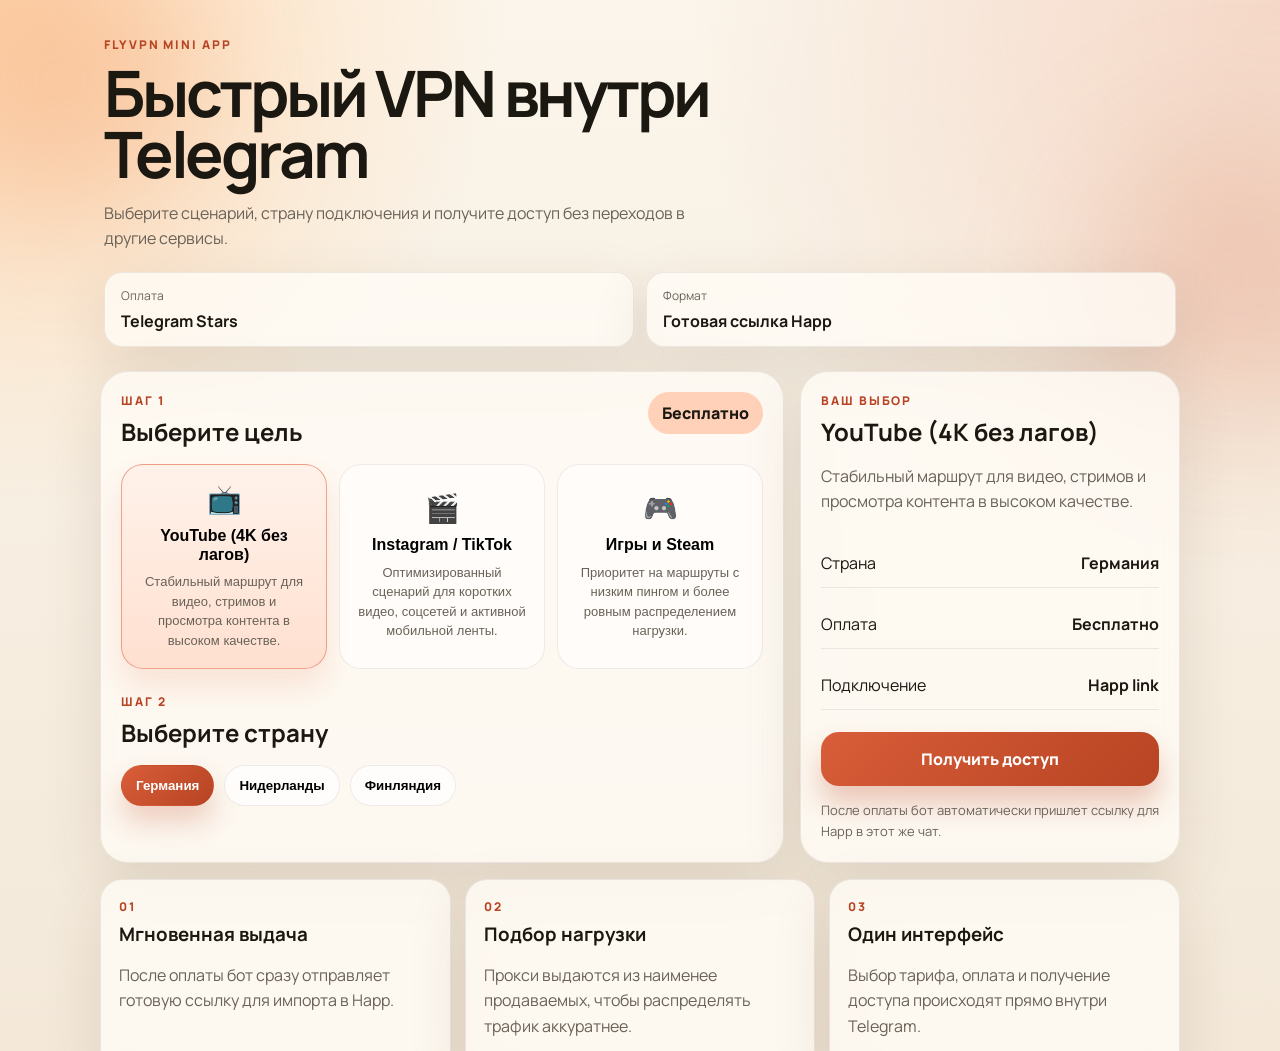
<file: index.html>
<!doctype html>
<html lang="ru">
<head>
  <meta http-equiv="refresh" content="0; url=./miniapp/">
  <title>FlyVPN Mini App</title>
</head>
<body>
  <a href="./miniapp/">Open FlyVPN Mini App</a>
</body>
</html>
</file>
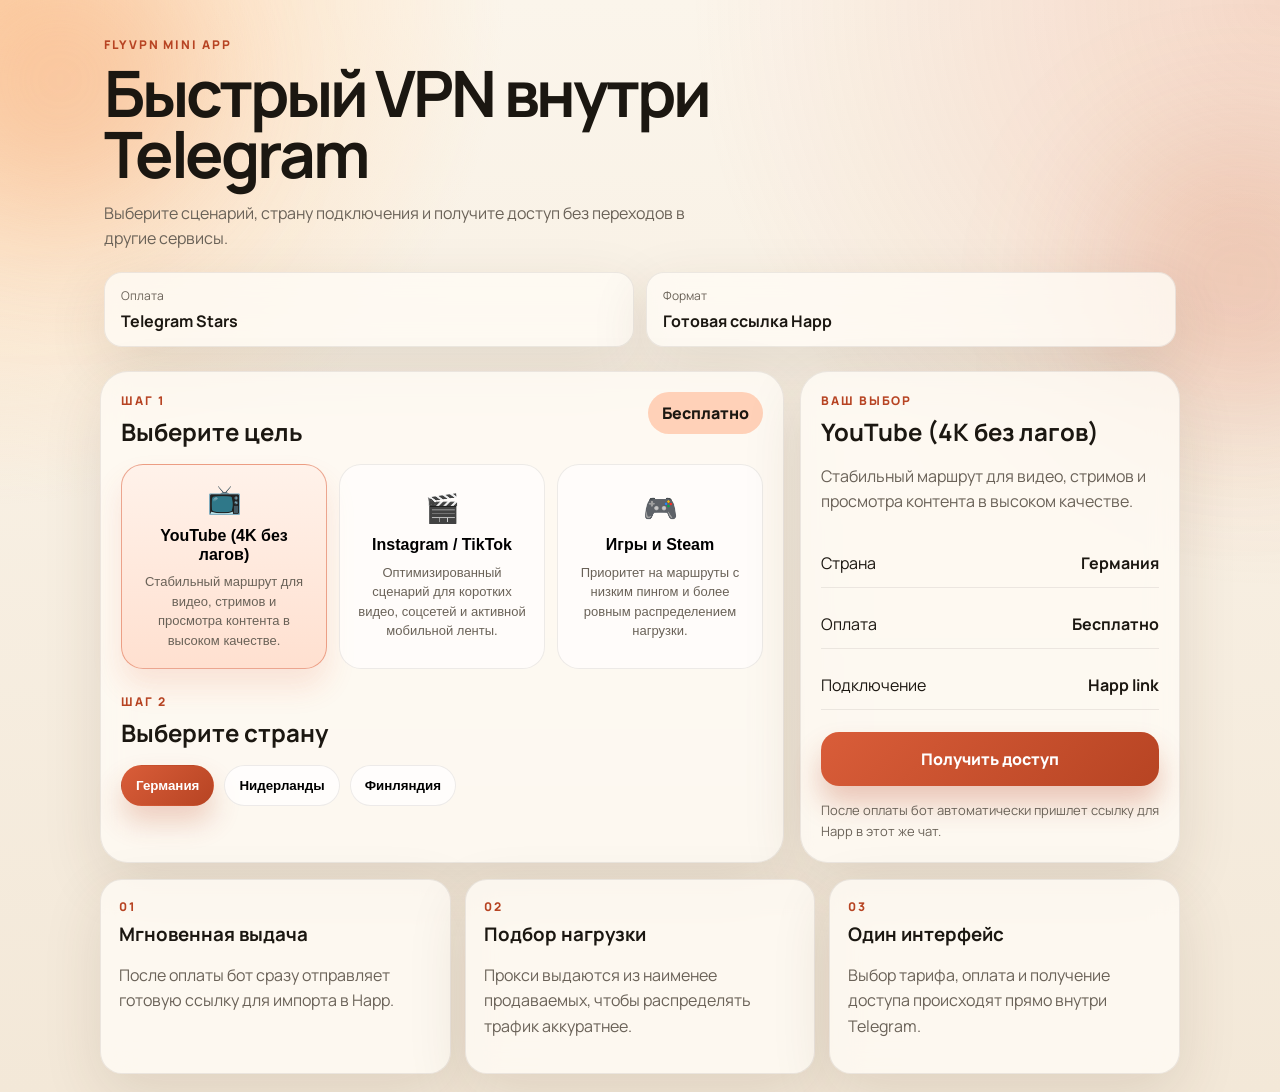
<file: miniapp/index.html>
<!doctype html>
<html lang="ru">
<head>
  <meta charset="utf-8">
  <meta name="viewport" content="width=device-width, initial-scale=1, maximum-scale=1, user-scalable=no">
  <title>FlyVPN Mini App</title>
  <link rel="preconnect" href="https://fonts.googleapis.com">
  <link rel="preconnect" href="https://fonts.gstatic.com" crossorigin>
  <link href="https://fonts.googleapis.com/css2?family=Manrope:wght@400;500;700;800&display=swap" rel="stylesheet">
  <link rel="stylesheet" href="./assets/styles.css">
</head>
<body>
  <div class="app-shell">
    <div class="hero-glow hero-glow-a"></div>
    <div class="hero-glow hero-glow-b"></div>

    <header class="hero">
      <div class="eyebrow">FLYVPN MINI APP</div>
      <h1>Быстрый VPN внутри Telegram</h1>
      <p class="hero-copy">
        Выберите сценарий, страну подключения и получите доступ без переходов в другие сервисы.
      </p>
      <div class="hero-stats">
        <div class="stat-card">
          <span class="stat-label">Оплата</span>
          <strong>Telegram Stars</strong>
        </div>
        <div class="stat-card">
          <span class="stat-label">Формат</span>
          <strong>Готовая ссылка Happ</strong>
        </div>
      </div>
    </header>

    <main class="layout">
      <section class="panel panel-main">
        <div class="panel-head">
          <div>
            <div class="panel-kicker">Шаг 1</div>
            <h2>Выберите цель</h2>
          </div>
          <span class="panel-badge" id="priceBadge">Бесплатно</span>
        </div>

        <div class="goal-grid" id="goalGrid"></div>

        <div class="panel-head country-head">
          <div>
            <div class="panel-kicker">Шаг 2</div>
            <h2>Выберите страну</h2>
          </div>
        </div>

        <div class="country-grid" id="countryGrid"></div>
      </section>

      <aside class="panel panel-side">
        <div class="panel-kicker">Ваш выбор</div>
        <h2 id="summaryTitle">YouTube (4K без лагов)</h2>
        <p class="summary-text" id="summaryDescription">
          Стабильный маршрут для просмотра видео, стримов и контента в хорошем качестве.
        </p>

        <div class="summary-list">
          <div class="summary-row">
            <span>Страна</span>
            <strong id="summaryCountry">Германия</strong>
          </div>
          <div class="summary-row">
            <span>Оплата</span>
            <strong>Бесплатно</strong>
          </div>
          <div class="summary-row">
            <span>Подключение</span>
            <strong>Happ link</strong>
          </div>
        </div>

        <button class="primary-button" id="buyButton">Получить доступ</button>

        <div class="mini-note">
          После оплаты бот автоматически пришлет ссылку для Happ в этот же чат.
        </div>
      </aside>
    </main>

    <section class="features">
      <article class="feature-card">
        <div class="feature-index">01</div>
        <h3>Мгновенная выдача</h3>
        <p>После оплаты бот сразу отправляет готовую ссылку для импорта в Happ.</p>
      </article>
      <article class="feature-card">
        <div class="feature-index">02</div>
        <h3>Подбор нагрузки</h3>
        <p>Прокси выдаются из наименее продаваемых, чтобы распределять трафик аккуратнее.</p>
      </article>
      <article class="feature-card">
        <div class="feature-index">03</div>
        <h3>Один интерфейс</h3>
        <p>Выбор тарифа, оплата и получение доступа происходят прямо внутри Telegram.</p>
      </article>
    </section>
  </div>

  <script src="https://telegram.org/js/telegram-web-app.js"></script>
  <script src="./assets/app.js"></script>
</body>
</html>
</file>
<file: miniapp/assets/styles.css>
:root {
  --bg: #f6efe4;
  --bg-strong: #ead8be;
  --ink: #1b1711;
  --muted: #6a6258;
  --card: rgba(255, 252, 246, 0.8);
  --line: rgba(27, 23, 17, 0.08);
  --accent: #d95d39;
  --accent-deep: #b74423;
  --accent-soft: #ffd1b8;
  --green: #2f7d52;
  --shadow: 0 20px 60px rgba(77, 48, 24, 0.12);
  --radius-xl: 28px;
  --radius-lg: 22px;
  --radius-md: 18px;
}

* {
  box-sizing: border-box;
}

html, body {
  margin: 0;
  min-height: 100%;
  font-family: "Manrope", sans-serif;
  background:
    radial-gradient(circle at top left, rgba(255, 214, 171, 0.85), transparent 30%),
    radial-gradient(circle at top right, rgba(223, 113, 74, 0.22), transparent 35%),
    linear-gradient(180deg, #fbf5eb 0%, #f3e8d8 100%);
  color: var(--ink);
}

body {
  padding: 18px;
}

.app-shell {
  position: relative;
  max-width: 1080px;
  margin: 0 auto;
}

.hero-glow {
  position: fixed;
  z-index: 0;
  width: 280px;
  height: 280px;
  border-radius: 999px;
  filter: blur(70px);
  pointer-events: none;
}

.hero-glow-a {
  top: -60px;
  left: -80px;
  background: rgba(244, 150, 95, 0.34);
}

.hero-glow-b {
  top: 140px;
  right: -100px;
  background: rgba(204, 89, 54, 0.2);
}

.hero,
.panel,
.features {
  position: relative;
  z-index: 1;
}

.hero {
  padding: 18px 4px 24px;
}

.eyebrow,
.panel-kicker,
.feature-index {
  font-size: 12px;
  font-weight: 800;
  letter-spacing: 0.16em;
  text-transform: uppercase;
  color: var(--accent-deep);
}

.hero h1 {
  margin: 10px 0 12px;
  font-size: clamp(34px, 7vw, 64px);
  line-height: 0.95;
  letter-spacing: -0.05em;
  max-width: 700px;
}

.hero-copy {
  max-width: 620px;
  font-size: 16px;
  line-height: 1.6;
  color: var(--muted);
}

.hero-stats {
  display: grid;
  grid-template-columns: repeat(2, minmax(0, 1fr));
  gap: 12px;
  margin-top: 20px;
}

.stat-card,
.panel,
.feature-card {
  backdrop-filter: blur(14px);
  background: var(--card);
  border: 1px solid var(--line);
  box-shadow: var(--shadow);
}

.stat-card {
  padding: 14px 16px;
  border-radius: 18px;
}

.stat-label {
  display: block;
  margin-bottom: 6px;
  color: var(--muted);
  font-size: 12px;
}

.layout {
  display: grid;
  grid-template-columns: minmax(0, 1.35fr) minmax(300px, 0.75fr);
  gap: 16px;
}

.panel {
  border-radius: var(--radius-xl);
  padding: 20px;
}

.panel-head {
  display: flex;
  align-items: start;
  justify-content: space-between;
  gap: 12px;
  margin-bottom: 16px;
}

.panel-head h2,
.panel-side h2,
.feature-card h3 {
  margin: 6px 0 0;
}

.panel-badge {
  padding: 10px 14px;
  border-radius: 999px;
  background: var(--accent-soft);
  font-weight: 800;
  white-space: nowrap;
}

.goal-grid {
  display: grid;
  grid-template-columns: repeat(3, minmax(0, 1fr));
  gap: 12px;
}

.goal-card,
.country-chip {
  border: 1px solid var(--line);
  transition: transform .18s ease, border-color .18s ease, background .18s ease, box-shadow .18s ease;
}

.goal-card {
  padding: 18px;
  border-radius: 22px;
  background: rgba(255,255,255,0.62);
  cursor: pointer;
}

.goal-card:hover,
.country-chip:hover {
  transform: translateY(-2px);
  border-color: rgba(217, 93, 57, 0.35);
}

.goal-card.active {
  background: linear-gradient(180deg, #fff2ea 0%, #ffe0d0 100%);
  border-color: rgba(217, 93, 57, 0.5);
  box-shadow: 0 18px 30px rgba(217, 93, 57, 0.14);
}

.goal-emoji {
  font-size: 28px;
  margin-bottom: 10px;
}

.goal-title {
  font-size: 16px;
  font-weight: 800;
  line-height: 1.2;
}

.goal-desc {
  margin-top: 8px;
  font-size: 13px;
  line-height: 1.5;
  color: var(--muted);
}

.country-head {
  margin-top: 24px;
}

.country-grid {
  display: flex;
  flex-wrap: wrap;
  gap: 10px;
}

.country-chip {
  padding: 12px 14px;
  border-radius: 999px;
  background: rgba(255,255,255,0.72);
  font-weight: 700;
  cursor: pointer;
}

.country-chip.active {
  color: #fff;
  background: linear-gradient(135deg, var(--accent) 0%, var(--accent-deep) 100%);
  border-color: transparent;
  box-shadow: 0 16px 28px rgba(183, 68, 35, 0.24);
}

.summary-text,
.mini-note,
.feature-card p {
  color: var(--muted);
  line-height: 1.6;
}

.summary-list {
  margin: 24px 0 22px;
  display: grid;
  gap: 12px;
}

.summary-row {
  display: flex;
  justify-content: space-between;
  gap: 12px;
  padding: 13px 0;
  border-bottom: 1px solid var(--line);
}

.primary-button {
  width: 100%;
  border: 0;
  border-radius: 18px;
  padding: 16px 18px;
  font: inherit;
  font-weight: 800;
  color: #fff;
  background: linear-gradient(135deg, var(--accent) 0%, var(--accent-deep) 100%);
  box-shadow: 0 18px 28px rgba(183, 68, 35, 0.28);
  cursor: pointer;
}

.primary-button:active {
  transform: translateY(1px);
}

.mini-note {
  margin-top: 14px;
  font-size: 13px;
}

.features {
  display: grid;
  grid-template-columns: repeat(3, minmax(0, 1fr));
  gap: 14px;
  margin-top: 16px;
}

.feature-card {
  border-radius: var(--radius-lg);
  padding: 18px;
}

@media (max-width: 900px) {
  .layout,
  .features,
  .goal-grid {
    grid-template-columns: 1fr;
  }
}

@media (max-width: 640px) {
  body {
    padding: 12px;
  }

  .panel {
    padding: 16px;
    border-radius: 24px;
  }

  .hero h1 {
    line-height: 1;
  }

  .hero-stats {
    grid-template-columns: 1fr;
  }
}
</file>
